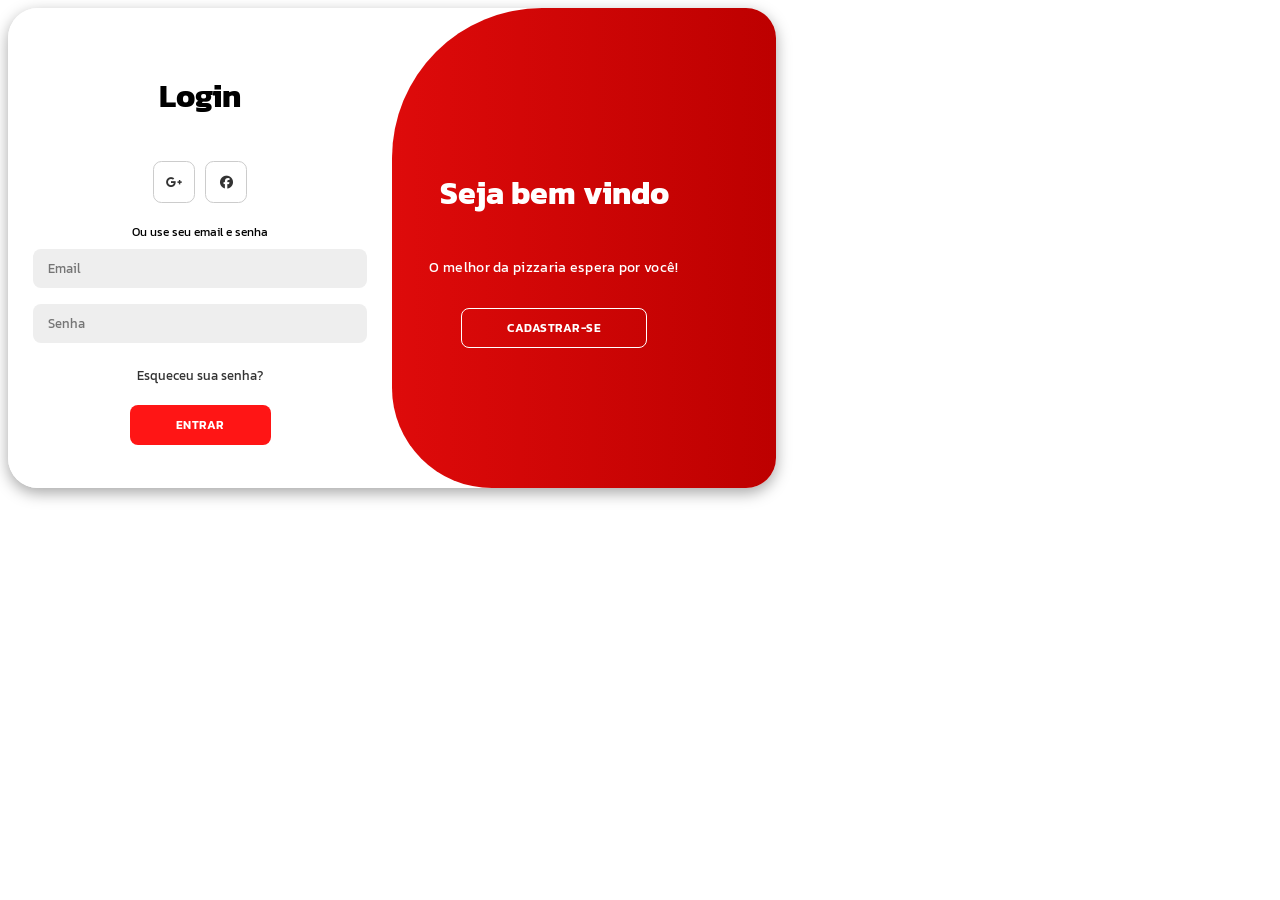
<file: login.html>
<!DOCTYPE html>
<html lang="pt">

<head>
    <meta charset="UTF-8">
    <meta http-equiv="X-UA-Compatible" content="IE=edge">
    <meta name="viewport" content="width=device-width, initial-scale=1.0">
    <link rel="stylesheet" href="https://cdnjs.cloudflare.com/ajax/libs/font-awesome/6.4.2/css/all.min.css">
    <link rel="stylesheet" href="Css/style.css">
    <title>Login</title>
</head>

<body>
    <div class="container" id="container">
        <div class="form-container sign-up">
            <form method="post" action="cadastrocliente.php">
                <h1> Crie sua conta</h1>
                <div class="social-icons">
                    <a href="#" class="icon"><i class="fa-brands fa-google-plus-g"> </i></a>
                    <a href="#" class="icon"><i class="fa-brands fa-facebook"> </i></a>
                </div>
                <span> Ou use seu email para se registrar</span>
                <input type="text" name="ds_nomec" id="ds_nomec" placeholder="Nome">
                <input type="tel" name="ds_telefone" id="ds_telefone" placeholder="Telefone">
                <input type="email" name="ds_email" id="ds_email" placeholder="Email">
                <input type="password" name="ds_senhac" id="ds_senhac" placeholder="Senha">

                <button> Cadastrar-se </button>

            </form>

        </div>
        <div class="form-container sign-in">
            <form method="post" action="sessao.php">
                <h1> Login </h1>
                <div class="social-icons">
                    <a href="#" class="icon"><i class="fa-brands fa-google-plus-g"></i></a>
                    <a href="#" class="icon"><i class="fa-brands fa-facebook"></i></a>
                </div>
                <span>Ou use seu email e senha</span>
                <input type="email" placeholder="Email" name="ds_usuario" id="ds_usuario">
                <input type="password" placeholder="Senha" name="ds_senha" id="ds_senha">
                <a href="#"> Esqueceu sua senha? </a>
                <button> Entrar </button>
            </form>
        </div>
        <div class="toggle-container">
            <div class="toggle">
                <div class="toggle-panel toggle-left">
                    <h1> Ficamos felizes :)</h1>
                    <p> O seu interesse no cadastro só torna o relacionamento cliente e pizzaria mais próximo! </p>
                    <button class="hidden" id="login"> Entrar</button>
                </div>
                <div class="toggle-panel toggle-right">
                    <h1> Seja bem vindo</h1>
                    <p> O melhor da pizzaria espera por você! </p>
                    <button href="index.html" class="hidden" id="register"> Cadastrar-se</button>
                </div>
            </div>

        </div>
    </div>

    <script src="script.js"></script>
</body>

</html>
</file>
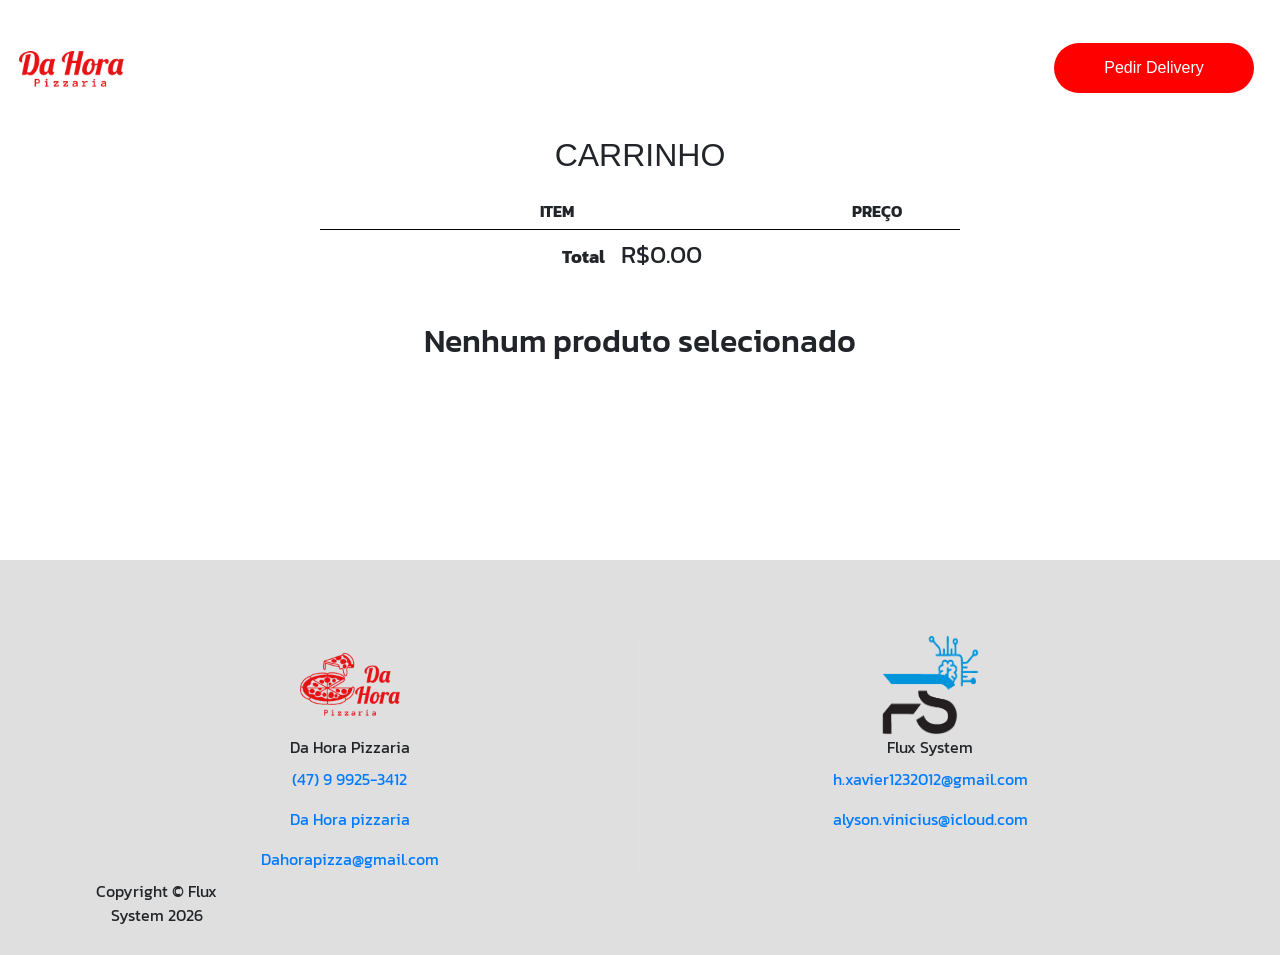
<file: views/carrinho.html>
<!DOCTYPE html>
<html lang="en">

<head>
    <meta charset="UTF-8">
    <meta http-equiv="X-UA-Compatible" content="IE=edge">
    <meta name="viewport" content="width=device-width, initial-scale=1.0">
    <title>Menu principal</title>
    <link rel="stylesheet" href="../Css/style.css">

    <link rel="stylesheet" href="https://stackpath.bootstrapcdn.com/bootstrap/4.1.3/css/bootstrap.min.css"
        integrity="sha384-MCw98/SFnGE8fJT3GXwEOngsV7Zt27NXFoaoApmYm81iuXoPkFOJwJ8ERdknLPMO" crossorigin="anonymous">
    <script src="https://code.jquery.com/jquery-3.3.1.min.js"
        integrity="sha256-FgpCb/KJQlLNfOu91ta32o/NMZxltwRo8QtmkMRdAu8=" crossorigin="anonymous"></script>

    <script src="https://cdn.jsdelivr.net/npm/@popperjs/core@2.11.8/dist/umd/popper.min.js"
        integrity="sha384-I7E8VVD/ismYTF4hNIPjVp/Zjvgyol6VFvRkX/vR+Vc4jQkC+hVqc2pM8ODewa9r"
        crossorigin="anonymous"></script>
    <script src="https://cdn.jsdelivr.net/npm/bootstrap@5.3.2/dist/js/bootstrap.min.js"
        integrity="sha384-BBtl+eGJRgqQAUMxJ7pMwbEyER4l1g+O15P+16Ep7Q9Q+zqX6gSbd85u4mG4QzX+"
        crossorigin="anonymous"></script>
    <script src="/JS/carrinho.js"></script>
</head>

<body>
    <div id="container">
        <nav class="navbar navbar-expand-lg justify-content-between">
            <a class="navbar-brand" href="index.html"> <img id="logo" src="../img/logo nome.png"></a>
            <button class="navbar-toggler" type="button" data-toggle="collapse" data-target="#navbarSupportedContent"
                aria-controls="navbarSupportedContent" aria-expanded="false" aria-label="Toggle navigation">
                <span class="navbar-toggler-icon"></span>
            </button>

            <form class="form-inline">
                <a href="./pedidos.html"><button type="button" id="btn" class="btn">Pedir Delivery</button></a>

            </form>

        </nav>


        <h2 class="section-title">Carrinho</h2>
        <div class="mx-auto w-50">
            <table class="cart-table mx-auto">
                <thead>
                    <tr>
                        <th class="table-head-item first-col">Item</th>
                        <th class="table-head-item second-col">Preço</th>
                        <!-- <th class="table-head-item third-col">Quantidade</th> -->
                    </tr>
                </thead>
                <tbody></tbody>
                <tfoot>
                    <tr>
                        <td colspan="3" class="cart-total-container">
                            <strong>Total</strong>
                            <span class="preco-pizza">R$0,00</span>
                        </td>
                    </tr>
                </tfoot>
            </table>



        </div>
        <button type="button" class="purchase-button">Finalizar Compra</button>


        <footer class="footer">
            <div class="row">
                <div class="col-md-6 footer-column border-right">
                    <ul class="nav flex-column">
                        <li class="nav-item">
                            <span class="footer-heading"><img src="../img/logo lateral.png" id="logoroda">
                                <br>
                                Da Hora Pizzaria</span>
                        </li>
                        <li class="nav-item">
                            <a class="nav-link " href="#"> (47) 9 9925-3412</a>
                        </li>
                        <li class="nav-item">
                            <a class="nav-link bi bi-facebook"
                                href="https://www.facebook.com/p/Da-hora-pizzaria-100044583169387/"> Da Hora
                                pizzaria</a>
                        </li>
                        <li class="nav-item">
                            <a class="nav-link" href="#">Dahorapizza@gmail.com</a>
                        </li>
                    </ul>
                </div>

                <div class="col-md-6 footer-column">
                    <ul class="nav flex-column">
                        <li class="nav-item">
                            <span class="footer-heading"><img src="../img/logo flux.png" id="logoroda">
                                <br>
                                Flux System</span>
                        </li>
                        <li class="nav-item">
                            <a class="nav-link" href="#">h.xavier1232012@gmail.com</a>
                        </li>
                        <li class="nav-item">
                            <a class="nav-link" href="#">alyson.vinicius@icloud.com</a>
                        </li>
                    </ul>
                </div>
            </div>

            <div class="row text-center">
                <div class="col-md-2 box">
                    <span class="copyright quick-links">Copyright &copy; Flux System
                        <script>document.write(new Date().getFullYear())</script>
                    </span>
                </div>
            </div>
        </footer>

        <style>
            .pizza-item {
                position: relative;
            }

            .pizza-item .combo-nome {
                font-size: 25px;
                font-weight: 700;
                line-height: 1em;
            }

            .pizza-item .pizza-nome {
                font-size: 20px;
                color: #666;
                padding-left: 10px;
                line-height: 1em;
                margin-left: 50px;
            }

            .pizza-item .sabor-nome {
                font-size: 18px;
                line-height: 1em;
                font-style: italic;
                color: #aaaaaa;
                padding-left: 15px;
                position: relative;
                margin-left: 50px;
            }

            .pizza-item .sabor-nome:before {
                content: '-';
            }

            .preco-pizza {
                text-align: center;
                font-size: 25px;

            }

            .btn-excluir {
                margin-left: 50px;

            }

            footer {
                padding: 75px;
                position: relative;
                bottom: 0;
                left: 0;
                width: 100%;
                height: 395px;
            }
        </style>

        <script>
            $(document).ready(function () {
                // Função para calcular a soma inicial e atualizar o localStorage
                function calcularESalvarSomaInicial() {
                    var somaInicial = 0;

                    // Iterar sobre cada linha da tabela
                    $('.preco-pizza').each(function () {
                        var precoString = $(this).text().replace('R$', '').replace(',', '.').trim();
                        var preco = parseFloat(precoString);
                        somaInicial += preco;
                    });

                    // Exibir a soma na tabela
                    $('.cart-total-container .preco-pizza').text('R$' + somaInicial.toFixed(2));

                    // Salvar a soma inicial no localStorage
                    localStorage.setItem('totalCarrinho', somaInicial.toFixed(2));
                }

                // Função para remover um item da tabela e do localStorage
                function removerItem(index) {
                    var pizzasCarrinhoArr = JSON.parse(localStorage.getItem('pizzasCarrinho')) || [];

                    // Obter o preço do item a ser removido
                    var precoRemovido = parseFloat($('.cart-table tbody tr').eq(index).find('.preco-pizza').text().replace('R$', '').replace(',', '.').trim());

                    // Remover a linha da tabela
                    $('.cart-table tbody tr').eq(index).remove();

                    // Remover o item do array no localStorage
                    pizzasCarrinhoArr.splice(index, 1);

                    // Salvar o array atualizado de volta no localStorage
                    localStorage.setItem('pizzasCarrinho', JSON.stringify(pizzasCarrinhoArr));

                    // Recalcular a soma inicial e atualizar a exibição
                    calcularESalvarSomaInicial();

                    // Recarregar a página para refletir as mudanças
                    location.reload();
                }

                // Função para finalizar a compra
                function finalizarCompra() {
                    // Limpar o localStorage ao finalizar a compra
                    localStorage.removeItem('pizzasCarrinho');

                    // Exibir uma mensagem ou redirecionar o usuário, conforme necessário
                    alert('Pedido Finalizado! Total: R$' + localStorage.getItem('totalCarrinho'));

                    // Recarregar a página
                    location.reload();
                }

                // Chamar a função ao carregar a página
                calcularESalvarSomaInicial();

                // Adicionar manipulador de evento para recalcular a soma quando o conteúdo da tabela mudar
                $('.cart-table').on('DOMSubtreeModified', function () {
                    calcularESalvarSomaInicial();
                });

                // Adicionar manipulador de evento para recalcular a soma quando o botão de compra for clicado
                $('.purchase-button').on('click', function () {
                    finalizarCompra();
                });

                // Adicionar manipulador de evento para o botão de exclusão
                $('.cart-table').on('click', '.btn-excluir', function () {
                    var index = $(this).closest('tr').index();
                    removerItem(index);
                });
            });

            var pizzasCarrinhoArr = localStorage.pizzasCarrinho;
            if (!pizzasCarrinhoArr) {
                pizzasCarrinhoArr = [];
            } else {
                pizzasCarrinhoArr = JSON.parse(pizzasCarrinhoArr);
            }

            //parseFloat($mdlContent.find('.price').text().replaceAll('.', '').replaceAll(',', '.').replace('R$', ''))

            if (pizzasCarrinhoArr.length > 0) {

                //console.dir(pizzasCarrinhoArr)

                pizzasCarrinhoArr.forEach(function (_pizza, index) {
                    //console.dir(_pizza);

                    var pizzaNomeHTML = '',
                        pizzaSaboresHTML = '';

                    Object.keys(_pizza.pizzas).forEach(function (_pizzaNome) {
                        var _pizzaSabores = _pizza.pizzas[_pizzaNome];
                        // console.dir(_pizzaNome)
                        // console.dir(_pizzaSabores)
                        // console.dir('--')
                        pizzaNomeHTML = '<div class="pizza-nome">' + _pizzaNome + '</div>';

                        _pizzaSabores.forEach(function (_pizzaSabor) {
                            pizzaSaboresHTML += '<div class="sabor-nome">' + _pizzaSabor + '</div>';
                        });
                    })

                    console.dir(pizzaNomeHTML)
                    console.dir(pizzaSaboresHTML)

                    var _tr = `
                    <tr>
                        <td>
                            <div class="pizza-item">
                                <div class="combo-nome ">` + _pizza.combo + `</div>
                                `+ pizzaNomeHTML + `
                                `+ pizzaSaboresHTML + `
                            </div>
                            <br>
                        </td>
                        <td class="preco-pizza">` + _pizza.preco + `
                            <button type="button" class="btn btn-danger btn-excluir">Excluir</button></td>
                    </tr>`;

                    console.dir(_tr)

                    $('.cart-table tbody').append(_tr);
                })

            } else {
                console.dir('alskd')
                $('.purchase-button').after('<br><br><h2 class="text-center">Nenhum produto selecionado</h2>');
                $('.purchase-button').remove();
            }







        </script>

</body>

</html>
</file>
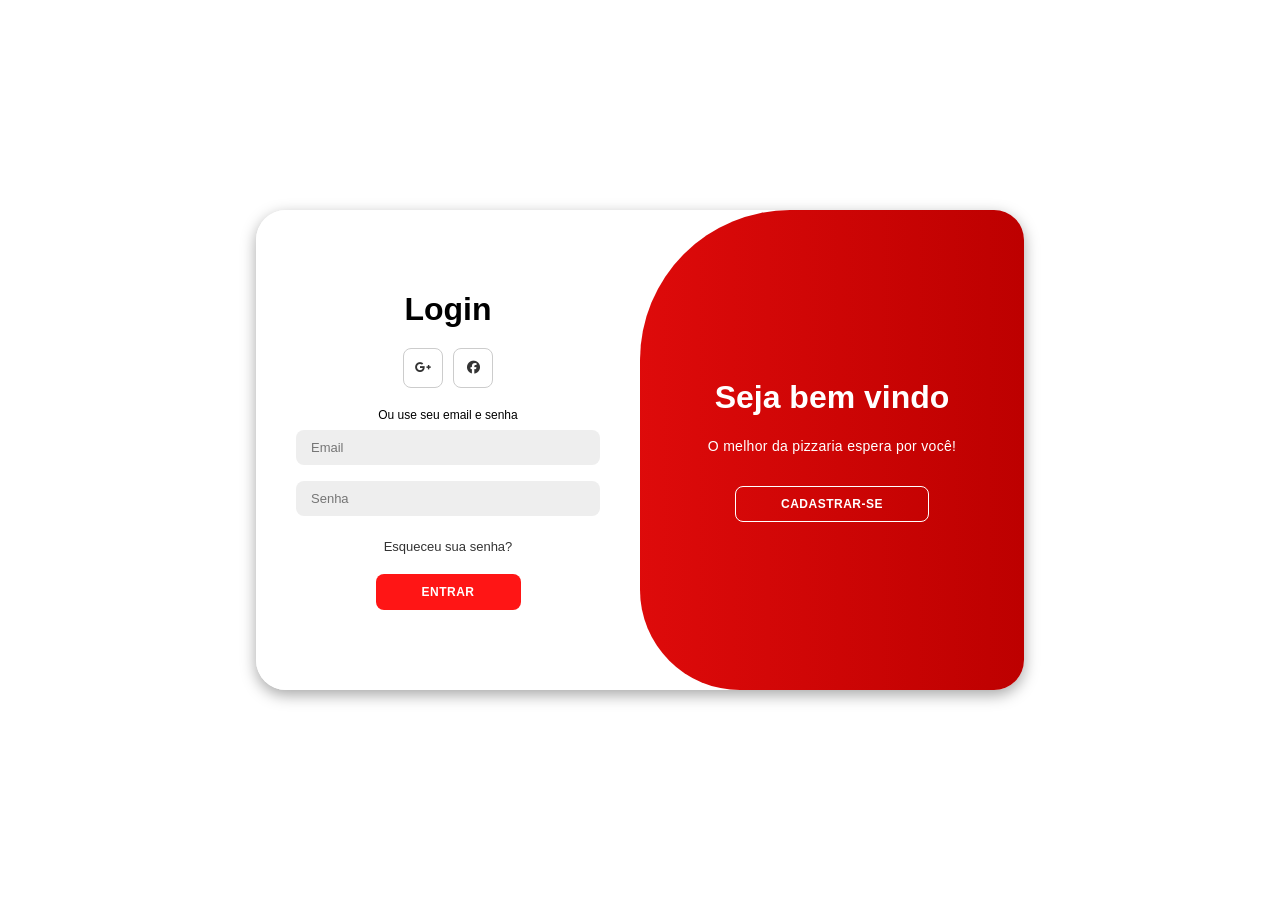
<file: views/login.html>
<!DOCTYPE html>
<html lang="pt">

<head>
    <meta charset="UTF-8">
    <meta http-equiv="X-UA-Compatible" content="IE=edge">
    <meta name="viewport" content="width=device-width, initial-scale=1.0">
    <link rel="stylesheet" href="https://cdnjs.cloudflare.com/ajax/libs/font-awesome/6.4.2/css/all.min.css">
    <link rel="stylesheet" href="../Css/style.css">
    <title>Login</title>
</head>

<style scoped>
    * {
        margin: 0;
        padding: 0;
        box-sizing: border-box;
        font-family: 'Montserrat', sans-serif;
    }

    body {
        display: flex;
        align-items: center;
        justify-content: center;
        flex-direction: column;
        height: 100vh;
    }
</style>


<body>
    <div class="container" id="container">
        <div class="form-container sign-up">
            <form method="post" action="../Controllers/cadastrocliente.php">
                <h1> Crie sua conta</h1>
                <div class="social-icons">
                    <a href="#" class="icon"><i class="fa-brands fa-google-plus-g"> </i></a>
                    <a href="#" class="icon"><i class="fa-brands fa-facebook"> </i></a>
                </div>
                <span> Ou use seu email para se registrar</span>
                <input type="text" name="ds_nomec" id="ds_nomec" placeholder="Nome">
                <input type="tel" name="ds_telefone" id="ds_telefone" placeholder="Telefone">
                <input type="email" name="ds_email" id="ds_email" placeholder="Email">
                <input type="password" name="ds_senhac" id="ds_senhac" placeholder="Senha">

                <button> Cadastrar-se </button>

            </form>

        </div>
        <div class="form-container sign-in">
            <form method="post" action="../Controllers/sessao.php">
                <h1> Login </h1>
                <div class="social-icons">
                    <a href="#" class="icon"><i class="fa-brands fa-google-plus-g"></i></a>
                    <a href="#" class="icon"><i class="fa-brands fa-facebook"></i></a>
                </div>
                <span>Ou use seu email e senha</span>
                <input type="email" placeholder="Email" name="ds_email" id="ds_email">
                <input type="password" placeholder="Senha" name="ds_senhac" id="ds_senhac">
                <a href="#"> Esqueceu sua senha? </a>
                <button> Entrar </button>
            </form>
        </div>
        <div class="toggle-container">
            <div class="toggle">
                <div class="toggle-panel toggle-left">
                    <h1> Ficamos felizes :)</h1>
                    <p> O seu interesse no cadastro só torna o relacionamento cliente e pizzaria mais próximo! </p>
                    <button class="hidden" id="login"> Entrar</button>
                </div>
                <div class="toggle-panel toggle-right">
                    <h1> Seja bem vindo</h1>
                    <p> O melhor da pizzaria espera por você! </p>
                    <button href="index.html" class="hidden" id="register"> Cadastrar-se</button>
                </div>
            </div>

        </div>
    </div>

    <script src="../JS/script.js"></script>
</body>

</html>
</file>
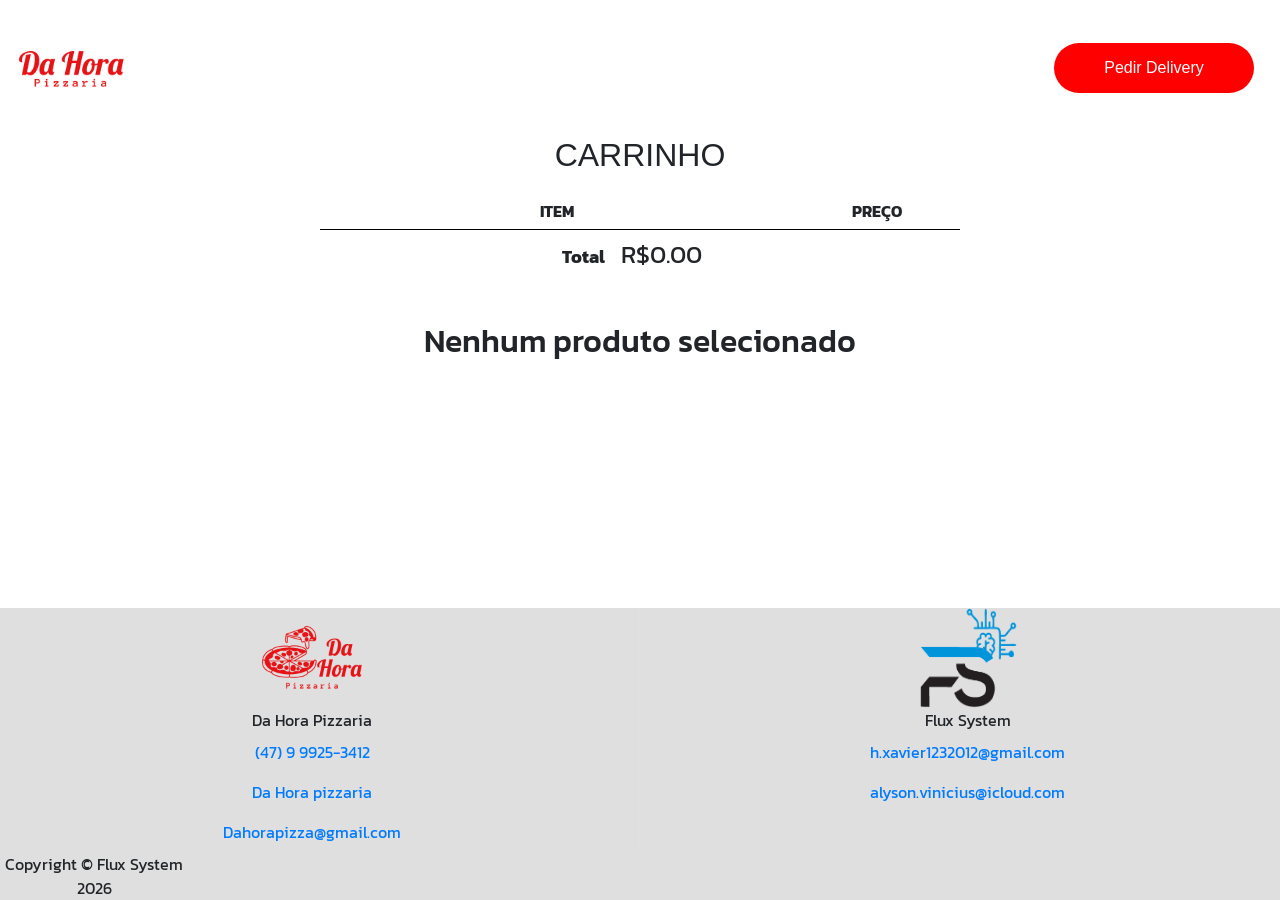
<file: S.A-4--semestre/views/carrinho.html>
<!DOCTYPE html>
<html lang="en">

<head>
    <meta charset="UTF-8">
    <meta http-equiv="X-UA-Compatible" content="IE=edge">
    <meta name="viewport" content="width=device-width, initial-scale=1.0">
    <title>Menu principal</title>
    <link rel="stylesheet" href="../Css/style.css">

    <link rel="stylesheet" href="https://stackpath.bootstrapcdn.com/bootstrap/4.1.3/css/bootstrap.min.css"
        integrity="sha384-MCw98/SFnGE8fJT3GXwEOngsV7Zt27NXFoaoApmYm81iuXoPkFOJwJ8ERdknLPMO" crossorigin="anonymous">
    <script src="https://code.jquery.com/jquery-3.3.1.min.js"
        integrity="sha256-FgpCb/KJQlLNfOu91ta32o/NMZxltwRo8QtmkMRdAu8=" crossorigin="anonymous"></script>

    <script src="https://cdn.jsdelivr.net/npm/@popperjs/core@2.11.8/dist/umd/popper.min.js"
        integrity="sha384-I7E8VVD/ismYTF4hNIPjVp/Zjvgyol6VFvRkX/vR+Vc4jQkC+hVqc2pM8ODewa9r"
        crossorigin="anonymous"></script>
    <script src="https://cdn.jsdelivr.net/npm/bootstrap@5.3.2/dist/js/bootstrap.min.js"
        integrity="sha384-BBtl+eGJRgqQAUMxJ7pMwbEyER4l1g+O15P+16Ep7Q9Q+zqX6gSbd85u4mG4QzX+"
        crossorigin="anonymous"></script>
    <script src="/JS/carrinho.js"></script>
</head>

<body>
    <div id="container">
        <nav class="navbar navbar-expand-lg justify-content-between">
            <a class="navbar-brand" href="index.html"> <img id="logo" src="../img/logo nome.png"></a>
            <button class="navbar-toggler" type="button" data-toggle="collapse" data-target="#navbarSupportedContent"
                aria-controls="navbarSupportedContent" aria-expanded="false" aria-label="Toggle navigation">
                <span class="navbar-toggler-icon"></span>
            </button>

            <form class="form-inline">
                <a href="./pedidos.html"><button type="button" id="btn" class="btn">Pedir Delivery</button></a>

            </form>

        </nav>


        <h2 class="section-title">Carrinho</h2>
        <div class="mx-auto w-50">
            <table class="cart-table mx-auto">
                <thead>
                    <tr>
                        <th class="table-head-item first-col">Item</th>
                        <th class="table-head-item second-col">Preço</th>
                        <!-- <th class="table-head-item third-col">Quantidade</th> -->
                    </tr>
                </thead>
                <tbody></tbody>
                <tfoot>
                    <tr>
                        <td colspan="3" class="cart-total-container">
                            <strong>Total</strong>
                            <span class="preco-pizza">R$0,00</span>
                        </td>
                    </tr>
                </tfoot>
            </table>



        </div>
        <button type="button" class="purchase-button">Finalizar Compra</button>


        <footer class="footers">
            <div class="row">
                <div class="col-md-6 footer-column border-right">
                    <ul class="nav flex-column">
                        <li class="nav-item">
                            <span class="footer-heading"><img src="../img/logo lateral.png" id="logoroda">
                                <br>
                                Da Hora Pizzaria</span>
                        </li>
                        <li class="nav-item">
                            <a class="nav-link " href="#"> (47) 9 9925-3412</a>
                        </li>
                        <li class="nav-item">
                            <a class="nav-link bi bi-facebook"
                                href="https://www.facebook.com/p/Da-hora-pizzaria-100044583169387/"> Da Hora
                                pizzaria</a>
                        </li>
                        <li class="nav-item">
                            <a class="nav-link" href="#">Dahorapizza@gmail.com</a>
                        </li>
                    </ul>
                </div>

                <div class="col-md-6 footer-column">
                    <ul class="nav flex-column">
                        <li class="nav-item">
                            <span class="footer-heading"><img src="../img/logo flux.png" id="logoroda">
                                <br>
                                Flux System</span>
                        </li>
                        <li class="nav-item">
                            <a class="nav-link" href="#">h.xavier1232012@gmail.com</a>
                        </li>
                        <li class="nav-item">
                            <a class="nav-link" href="#">alyson.vinicius@icloud.com</a>
                        </li>
                    </ul>
                </div>
            </div>

            <div class="row text-center">
                <div class="col-md-2 box">
                    <span class="copyright quick-links">Copyright &copy; Flux System
                        <script>document.write(new Date().getFullYear())</script>
                    </span>
                </div>
            </div>
        </footer>

        <style>
            .pizza-item {
                position: relative;
            }

            .pizza-item .combo-nome {
                font-size: 25px;
                font-weight: 700;
                line-height: 1em;
            }

            .pizza-item .pizza-nome {
                font-size: 20px;
                color: #666;
                padding-left: 10px;
                line-height: 1em;
                margin-left: 50px;
            }

            .pizza-item .sabor-nome {
                font-size: 18px;
                line-height: 1em;
                font-style: italic;
                color: #aaaaaa;
                padding-left: 15px;
                position: relative;
                margin-left: 50px;
            }

            .pizza-item .sabor-nome:before {
                content: '-';
            }

            .preco-pizza {
                text-align: center;
                font-size: 25px;

            }

            .btn-excluir {
                margin-left: 50px;

            }

            footer {
                position: fixed;
                bottom: 0;
                left: 0;
                width: 100%;
            }
        </style>

        <script>
            $(document).ready(function () {
                // Função para calcular a soma inicial e atualizar o localStorage
                function calcularESalvarSomaInicial() {
                    var somaInicial = 0;

                    // Iterar sobre cada linha da tabela
                    $('.preco-pizza').each(function () {
                        var precoString = $(this).text().replace('R$', '').replace(',', '.').trim();
                        var preco = parseFloat(precoString);
                        somaInicial += preco;
                    });

                    // Exibir a soma na tabela
                    $('.cart-total-container .preco-pizza').text('R$' + somaInicial.toFixed(2));

                    // Salvar a soma inicial no localStorage
                    localStorage.setItem('totalCarrinho', somaInicial.toFixed(2));
                }

                // Função para remover um item da tabela e do localStorage
                function removerItem(index) {
                    var pizzasCarrinhoArr = JSON.parse(localStorage.getItem('pizzasCarrinho')) || [];

                    // Obter o preço do item a ser removido
                    var precoRemovido = parseFloat($('.cart-table tbody tr').eq(index).find('.preco-pizza').text().replace('R$', '').replace(',', '.').trim());

                    // Remover a linha da tabela
                    $('.cart-table tbody tr').eq(index).remove();

                    // Remover o item do array no localStorage
                    pizzasCarrinhoArr.splice(index, 1);

                    // Salvar o array atualizado de volta no localStorage
                    localStorage.setItem('pizzasCarrinho', JSON.stringify(pizzasCarrinhoArr));

                    // Recalcular a soma inicial e atualizar a exibição
                    calcularESalvarSomaInicial();

                    // Recarregar a página para refletir as mudanças
                    location.reload();
                }

                // Função para finalizar a compra
                function finalizarCompra() {
                    // Limpar o localStorage ao finalizar a compra
                    localStorage.removeItem('pizzasCarrinho');

                    // Exibir uma mensagem ou redirecionar o usuário, conforme necessário
                    alert('Pedido Finalizado! Total: R$' + localStorage.getItem('totalCarrinho'));

                    // Recarregar a página
                    location.reload();
                }

                // Chamar a função ao carregar a página
                calcularESalvarSomaInicial();

                // Adicionar manipulador de evento para recalcular a soma quando o conteúdo da tabela mudar
                $('.cart-table').on('DOMSubtreeModified', function () {
                    calcularESalvarSomaInicial();
                });

                // Adicionar manipulador de evento para recalcular a soma quando o botão de compra for clicado
                $('.purchase-button').on('click', function () {
                    finalizarCompra();
                });

                // Adicionar manipulador de evento para o botão de exclusão
                $('.cart-table').on('click', '.btn-excluir', function () {
                    var index = $(this).closest('tr').index();
                    removerItem(index);
                });
            });

            var pizzasCarrinhoArr = localStorage.pizzasCarrinho;
            if (!pizzasCarrinhoArr) {
                pizzasCarrinhoArr = [];
            } else {
                pizzasCarrinhoArr = JSON.parse(pizzasCarrinhoArr);
            }

            //parseFloat($mdlContent.find('.price').text().replaceAll('.', '').replaceAll(',', '.').replace('R$', ''))

            if (pizzasCarrinhoArr.length > 0) {

                //console.dir(pizzasCarrinhoArr)

                pizzasCarrinhoArr.forEach(function (_pizza, index) {
                    //console.dir(_pizza);

                    var pizzaNomeHTML = '',
                        pizzaSaboresHTML = '';

                    Object.keys(_pizza.pizzas).forEach(function (_pizzaNome) {
                        var _pizzaSabores = _pizza.pizzas[_pizzaNome];
                        // console.dir(_pizzaNome)
                        // console.dir(_pizzaSabores)
                        // console.dir('--')
                        pizzaNomeHTML = '<div class="pizza-nome">' + _pizzaNome + '</div>';

                        _pizzaSabores.forEach(function (_pizzaSabor) {
                            pizzaSaboresHTML += '<div class="sabor-nome">' + _pizzaSabor + '</div>';
                        });
                    })

                    console.dir(pizzaNomeHTML)
                    console.dir(pizzaSaboresHTML)

                    var _tr = `
                    <tr>
                        <td>
                            <div class="pizza-item">
                                <div class="combo-nome ">` + _pizza.combo + `</div>
                                `+ pizzaNomeHTML + `
                                `+ pizzaSaboresHTML + `
                            </div>
                            <br>
                        </td>
                        <td class="preco-pizza">` + _pizza.preco + `
                            <button type="button" class="btn btn-danger btn-excluir">Excluir</button></td>
                    </tr>`;

                    console.dir(_tr)

                    $('.cart-table tbody').append(_tr);
                })

            } else {
                console.dir('alskd')
                $('.purchase-button').after('<br><br><h2 class="text-center">Nenhum produto selecionado</h2>');
                $('.purchase-button').remove();
            }







        </script>

</body>

</html>
</file>
<file: Css/style.css>
@import url('https://fonts.googleapis.com/css2?family=Kanit:ital,wght@1,200&family=Young+Serif&display=swap');

* {
    font-family: "kanit";
}

/* Tela login */
.container {
    background-color: #fff;
    border-radius: 30px;
    box-shadow: 0 5px 15px rgba(0, 0, 0, 0.35);
    position: relative;
    overflow: hidden;
    width: 768px;
    max-width: 100%;
    min-height: 480px;
}

.container p {
    font-size: 14px;
    line-height: 20px;
    letter-spacing: 0.3px;
    margin: 20px 0;
}

.container span {
    font-size: 12px;
}

.container a {
    color: #333;
    font-size: 13px;
    text-decoration: none;
    margin: 15px 0 10px;
}

.container button {
    background-color: #ff1515;
    color: #fff;
    font-size: 12px;
    padding: 10px 45px;
    border: 1px solid transparent;
    border-radius: 8px;
    font-weight: 600;
    letter-spacing: 0.5px;
    text-transform: uppercase;
    margin-top: 10px;
    cursor: pointer;
}

.container button.hidden {
    background-color: transparent;
    border-color: #fff;
}

.container form {
    background-color: #fff;
    display: flex;
    align-items: center;
    justify-content: center;
    flex-direction: column;
    padding: 0 40px;
    height: 100%;
}

.container input {
    background-color: #eee;
    border: none;
    margin: 8px 0;
    padding: 10px 15px;
    font-size: 13px;
    border-radius: 8px;
    width: 100%;
    outline: none;
}

.form-container {
    position: absolute;
    top: 0;
    height: 100%;
    transition: all 0.6s ease-in-out;
}

.sign-in {
    left: 0;
    width: 50%;
    z-index: 2;
}

.container.active .sign-in {
    transform: translateX(100%);
}

.sign-up {
    left: 0;
    width: 50%;
    opacity: 0;
    z-index: 1;
}

.container.active .sign-up {
    transform: translateX(100%);
    opacity: 1;
    z-index: 5;
    animation: move 0.6s;
}

@keyframes move {

    0%,
    49.99% {
        opacity: 0;
        z-index: 1;
    }

    50%,
    100% {
        opacity: 1;
        z-index: 5;
    }
}

.social-icons {
    margin: 20px 0;
}

.social-icons a {
    border: 1px solid #ccc;
    border-radius: 20%;
    display: inline-flex;
    justify-content: center;
    align-items: center;
    margin: 0 3px;
    width: 40px;
    height: 40px;
}

.toggle-container {
    position: absolute;
    top: 0;
    left: 50%;
    width: 50%;
    height: 100%;
    overflow: hidden;
    transition: all 0.6s ease-in-out;
    border-radius: 150px 0 0 100px;
    z-index: 1000;
}

.container.active .toggle-container {
    transform: translateX(-100%);
    border-radius: 0 150px 100px 0;
}

.toggle {
    background-color: #512da8;
    height: 100%;
    background: linear-gradient(to right, #ff1515, #bd0000);
    color: #fff;
    position: relative;
    left: -100%;
    height: 100%;
    width: 200%;
    transform: translateX(0);
    transition: all 0.6s ease-in-out;
}

.container.active .toggle {
    transform: translateX(50%);
}

.toggle-panel {
    position: absolute;
    width: 50%;
    height: 100%;
    display: flex;
    align-items: center;
    justify-content: center;
    flex-direction: column;
    padding: 0 30px;
    text-align: center;
    top: 0;
    transform: translateX(0);
    transition: all 0.6s ease-in-out;
}

.toggle-left {
    transform: translateX(-200%);
}

.container.active .toggle-left {
    transform: translateX(0);
}

.toggle-right {
    right: 0;
    transform: translateX(0);
}

.container.active .toggle-right {
    transform: translateX(200%);
}

/* Tela Menu */

#logo {
    width: 110px;
}

#btn {
    border-radius: 25px;
    background-color: red;
    color: white;
    width: 200px;
    height: 50px;
    font-family: sans-serif;
    margin-right: 10px;
}

#btn:hover {
    background: rgb(133, 4, 4);
}

#foto1 {
    margin-left: 200px;
    margin-top: 70px;
    width: 600px;
    height: 600px;
}

#foto2 {
    margin-top: 100px;
}

#texto {
    padding: 20px;
    margin-left: 290px;
    margin-top: 230px;
    text-align: center;
    font-family: 'Trebuchet MS', 'Lucida Sans Unicode', 'Lucida Grande', 'Lucida Sans';
}

#texto p {
    font-size: 20px;
}

#texto h1 {
    font-size: bold 40px;
}

#texto1 {
    margin-top: 150px;
    margin-right: 100px;
    text-align: center;
    font-family: 'Trebuchet MS', 'Lucida Sans Unicode', 'Lucida Grande', 'Lucida Sans';
}

#texto1 h1 {
    font-size: bold 30px;
}

#texto1 p {
    font-size: 20px;
}

#mapa {
    height: 300px;
    width: 700px;
    border-color: 5px solid black;
}

/* Tela pedidos */

#tabela1 {
    display: flex;
    margin: 0 auto;
    width: 700px;
    justify-content: center;
}

#combo1 {
    background-color: rgba(236, 236, 236, 0.493);
    border-radius: 15px;
    width: 700px;
    height: 230px;
    text-align: center;
    display: flex;
    margin-right: 50px;
}

.textomodal {
    text-align: center;
}

#modal-title {
    margin-left: 250px;
}

#nome {
    margin-left: 100px;
    font-size: 30px;
}

#desc {
    margin-left: 100px;
    font-size: 15px;
    width: 300px;
}

#fotoped {
    margin-top: 15px;
    margin-left: 15px;
    width: 200px;
    height: 200px;
    border-radius: 15px;
}

#botao-carrinho {
    margin-right: 40px;
    margin-bottom: 40px;
    border-radius: 25px;
    width: 50px;
    background-color: red;
}

footer {
    margin-top: 200px;
    background-color: rgba(85, 83, 82, 0.185);
    text-align: center;
    font-family: 'Trebuchet MS', 'Lucida Sans Unicode', 'Lucida Grande', 'Lucida Sans';
}

#logoroda {
    width: 100px;
    height: 100px;
}

#footer-heading {
    font-size: 20px;
}

.section-title {
    font-family: 'Raleway', sans-serif;
    font-size: 32px;
    text-align: center;
    text-transform: uppercase;
    margin-bottom: 24px;
}


.cart-table {
    width: 100%;
    border-collapse: collapse;
}

.table-head-item {
    text-align: center;
    border-bottom: 1px solid black;
    padding-bottom: 6px;
    text-transform: uppercase;
}

.second-col,
.third-col {
    width: 26%;
}

.cart-product td {
    padding: 8px 0;
}

.product-identification {
    display: flex;
    align-items: center;
}

.cart-product-image {
    width: 120px;
    height: 70px;
}

.cart-product-title {
    margin-left: 16px;
    font-size: 18px;
}

.cart-product-price {
    font-family: "Raleway", sans-serif;
}

.product-qtd-input {
    width: 48px;
    height: 34px;
    border-radius: 6px;
    border: 2px solid var(--blue);
    text-align: center;
    background: #eee;
}

.remove-product-button {
    margin-left: 12px;
    background: #ff0000;
    color: var(--white);
    padding: 10px 8px;
    border: 0;
    border-radius: 6px;

    transition: filter 0.2s;
}

.remove-product-button:hover {
    filter: brightness(0.8);
}

.cart-total-container {
    border-top: 1px solid var(--gray);
    text-align: center;
    padding: 6px 16px 0 0;
    font-size: 18px;
}

.cart-total-container strong {
    margin-right: 12px;
}

.purchase-button {
    display: flex;
    margin: 24px auto 0;
    background: red;
    color: white;
    border: 0;
    border-radius: 25px;
    padding: 16px 20px;
    font-family: sans-serif;
    cursor: pointer;
}

.purchase-button:hover {
    background: rgb(133, 4, 4);
}
</file>
<file: S.A-4--semestre/Css/style.css>
@import url('https://fonts.googleapis.com/css2?family=Kanit:ital,wght@1,200&family=Young+Serif&display=swap');

* {
    font-family: "kanit";
}

/* Tela login */
.container {
    background-color: #fff;
    border-radius: 30px;
    box-shadow: 0 5px 15px rgba(0, 0, 0, 0.35);
    position: relative;
    overflow: hidden;
    width: 768px;
    max-width: 100%;
    min-height: 480px;
}

.container p {
    font-size: 14px;
    line-height: 20px;
    letter-spacing: 0.3px;
    margin: 20px 0;
}

.container span {
    font-size: 12px;
}

.container a {
    color: #333;
    font-size: 13px;
    text-decoration: none;
    margin: 15px 0 10px;
}

.container button {
    background-color: #ff1515;
    color: #fff;
    font-size: 12px;
    padding: 10px 45px;
    border: 1px solid transparent;
    border-radius: 8px;
    font-weight: 600;
    letter-spacing: 0.5px;
    text-transform: uppercase;
    margin-top: 10px;
    cursor: pointer;
}

.container button.hidden {
    background-color: transparent;
    border-color: #fff;
}

.container form {
    background-color: #fff;
    display: flex;
    align-items: center;
    justify-content: center;
    flex-direction: column;
    padding: 0 40px;
    height: 100%;
}

.container input {
    background-color: #eee;
    border: none;
    margin: 8px 0;
    padding: 10px 15px;
    font-size: 13px;
    border-radius: 8px;
    width: 100%;
    outline: none;
}

.form-container {
    position: absolute;
    top: 0;
    height: 100%;
    transition: all 0.6s ease-in-out;
}

.sign-in {
    left: 0;
    width: 50%;
    z-index: 2;
}

.container.active .sign-in {
    transform: translateX(100%);
}

.sign-up {
    left: 0;
    width: 50%;
    opacity: 0;
    z-index: 1;
}

.container.active .sign-up {
    transform: translateX(100%);
    opacity: 1;
    z-index: 5;
    animation: move 0.6s;
}

@keyframes move {

    0%,
    49.99% {
        opacity: 0;
        z-index: 1;
    }

    50%,
    100% {
        opacity: 1;
        z-index: 5;
    }
}

.social-icons {
    margin: 20px 0;
}

.social-icons a {
    border: 1px solid #ccc;
    border-radius: 20%;
    display: inline-flex;
    justify-content: center;
    align-items: center;
    margin: 0 3px;
    width: 40px;
    height: 40px;
}

.toggle-container {
    position: absolute;
    top: 0;
    left: 50%;
    width: 50%;
    height: 100%;
    overflow: hidden;
    transition: all 0.6s ease-in-out;
    border-radius: 150px 0 0 100px;
    z-index: 1000;
}

.container.active .toggle-container {
    transform: translateX(-100%);
    border-radius: 0 150px 100px 0;
}

.toggle {
    background-color: #512da8;
    height: 100%;
    background: linear-gradient(to right, #ff1515, #bd0000);
    color: #fff;
    position: relative;
    left: -100%;
    height: 100%;
    width: 200%;
    transform: translateX(0);
    transition: all 0.6s ease-in-out;
}

.container.active .toggle {
    transform: translateX(50%);
}

.toggle-panel {
    position: absolute;
    width: 50%;
    height: 100%;
    display: flex;
    align-items: center;
    justify-content: center;
    flex-direction: column;
    padding: 0 30px;
    text-align: center;
    top: 0;
    transform: translateX(0);
    transition: all 0.6s ease-in-out;
}

.toggle-left {
    transform: translateX(-200%);
}

.container.active .toggle-left {
    transform: translateX(0);
}

.toggle-right {
    right: 0;
    transform: translateX(0);
}

.container.active .toggle-right {
    transform: translateX(200%);
}

/* Tela Menu */

#logo {
    width: 110px;
}

#btn {
    border-radius: 25px;
    background-color: red;
    color: white;
    width: 200px;
    height: 50px;
    font-family: sans-serif;
    margin-right: 10px;
}

#btn:hover {
    background: rgb(133, 4, 4);
}

#foto1 {
    margin-left: 200px;
    margin-top: 70px;
    width: 600px;
    height: 600px;
}

#foto2 {
    margin-top: 100px;
}

#texto {
    padding: 20px;
    margin-left: 290px;
    margin-top: 230px;
    text-align: center;
    font-family: 'Trebuchet MS', 'Lucida Sans Unicode', 'Lucida Grande', 'Lucida Sans';
}

#texto p {
    font-size: 20px;
}

#texto h1 {
    font-size: bold 40px;
}

#texto1 {
    margin-top: 150px;
    margin-right: 100px;
    text-align: center;
    font-family: 'Trebuchet MS', 'Lucida Sans Unicode', 'Lucida Grande', 'Lucida Sans';
}

#texto1 h1 {
    font-size: bold 30px;
}

#texto1 p {
    font-size: 20px;
}

#mapa {
    height: 300px;
    width: 700px;
    border-color: 5px solid black;
}

/* Tela pedidos */

#tabela1 {
    display: flex;
    margin: 0 auto;
    width: 700px;
    justify-content: center;
}

#combo1 {
    background-color: rgba(236, 236, 236, 0.493);
    border-radius: 15px;
    width: 700px;
    height: 230px;
    text-align: center;
    display: flex;
    margin-right: 50px;
}

.textomodal {
    text-align: center;
}

#modal-title {
    margin-left: 250px;
}

#nome {
    margin-left: 100px;
    font-size: 30px;
}

#desc {
    margin-left: 100px;
    font-size: 15px;
    width: 300px;
}

#fotoped {
    margin-top: 15px;
    margin-left: 15px;
    width: 200px;
    height: 200px;
    border-radius: 15px;
}

#botao-carrinho {
    margin-right: 40px;
    margin-bottom: 40px;
    border-radius: 25px;
    width: 50px;
    background-color: red;
}

footer {
    margin-top: 200px;
    background-color: rgba(85, 83, 82, 0.185);
    text-align: center;
    font-family: 'Trebuchet MS', 'Lucida Sans Unicode', 'Lucida Grande', 'Lucida Sans';
}

#logoroda {
    width: 100px;
    height: 100px;
}

#footer-heading {
    font-size: 20px;
}

.section-title {
    font-family: 'Raleway', sans-serif;
    font-size: 32px;
    text-align: center;
    text-transform: uppercase;
    margin-bottom: 24px;
}


.cart-table {
    width: 100%;
    border-collapse: collapse;
}

.table-head-item {
    text-align: center;
    border-bottom: 1px solid black;
    padding-bottom: 6px;
    text-transform: uppercase;
}

.second-col,
.third-col {
    width: 26%;
}

.cart-product td {
    padding: 8px 0;
}

.product-identification {
    display: flex;
    align-items: center;
}

.cart-product-image {
    width: 120px;
    height: 70px;
}

.cart-product-title {
    margin-left: 16px;
    font-size: 18px;
}

.cart-product-price {
    font-family: "Raleway", sans-serif;
}

.product-qtd-input {
    width: 48px;
    height: 34px;
    border-radius: 6px;
    border: 2px solid var(--blue);
    text-align: center;
    background: #eee;
}

.remove-product-button {
    margin-left: 12px;
    background: #ff0000;
    color: var(--white);
    padding: 10px 8px;
    border: 0;
    border-radius: 6px;

    transition: filter 0.2s;
}

.remove-product-button:hover {
    filter: brightness(0.8);
}

.cart-total-container {
    border-top: 1px solid var(--gray);
    text-align: center;
    padding: 6px 16px 0 0;
    font-size: 18px;
}

.cart-total-container strong {
    margin-right: 12px;
}

.purchase-button {
    display: flex;
    margin: 24px auto 0;
    background: red;
    color: white;
    border: 0;
    border-radius: 25px;
    padding: 16px 20px;
    font-family: sans-serif;
    cursor: pointer;
}

.purchase-button:hover {
    background: rgb(133, 4, 4);
}
</file>
